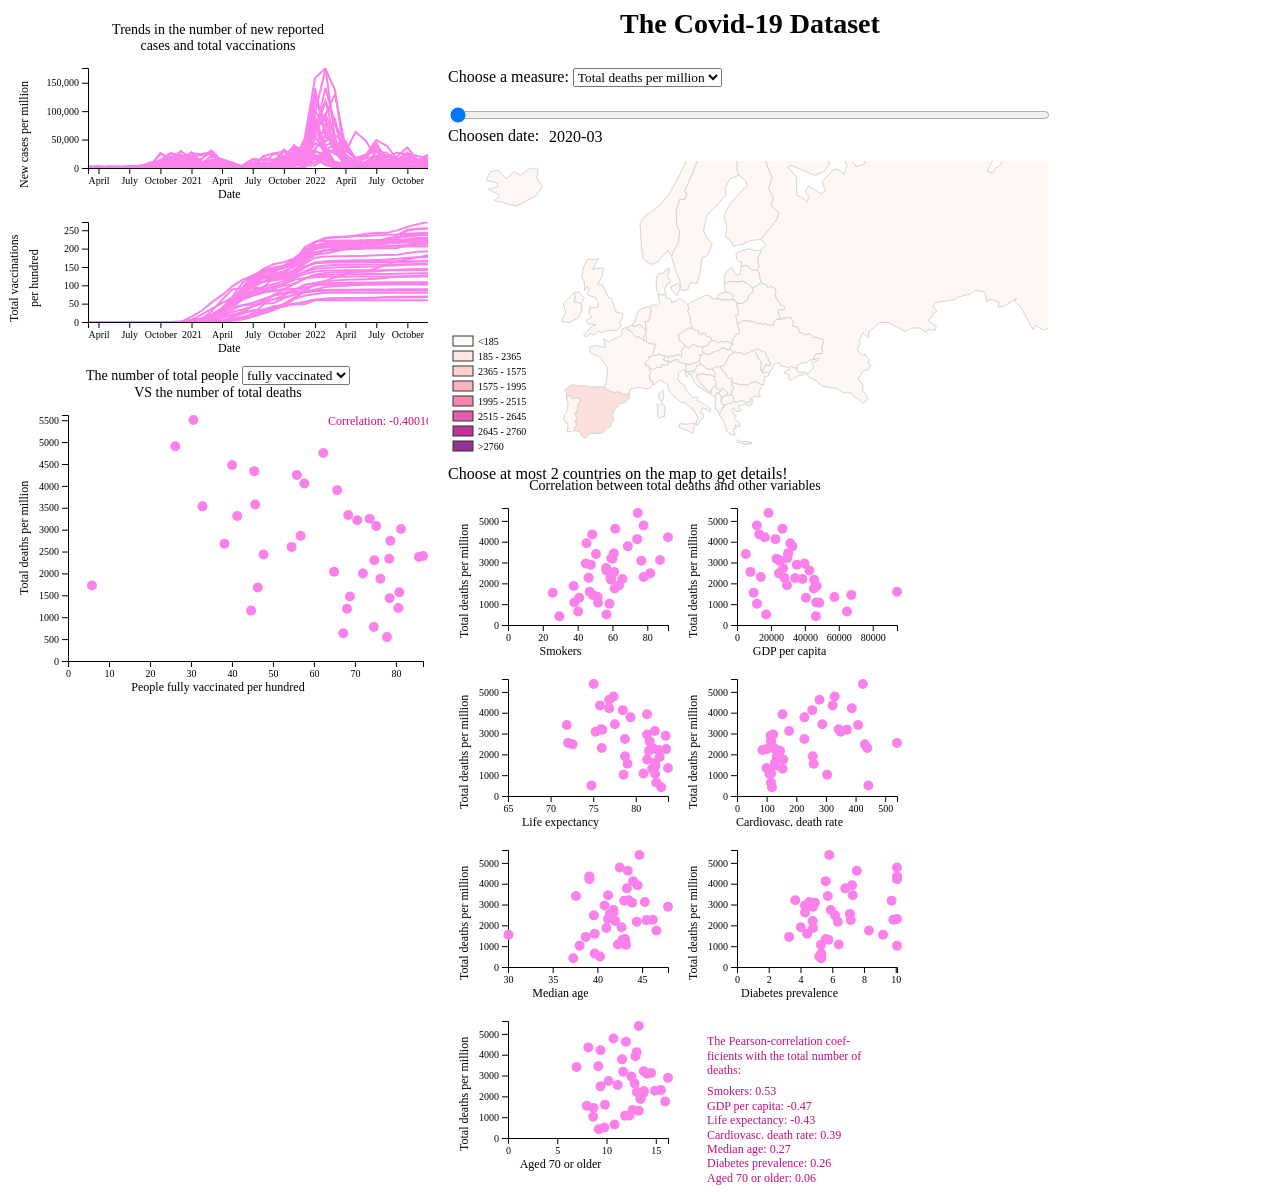
<file: assets/html/index2.html>
<!DOCTYPE html>
<html lang="en">
<head>
  <meta charset="UTF-8">
  <script src="./d3.min.js"></script>
  <title>Dashboard</title>
  <style>
    /* CSS to control layout: creating three bars: left, center, right */
    #leftContainer {
      float: left;
      margin-right: 20px;
    }

    #centerContainer {
      float: left;
    }

    #right-container {
      float: left;
    }
  </style>
</head>

<body>
  <!-- Setting up containers and texts: --->

  <!--I. Line chart area --->
  <div id="leftContainer">
    <p style="text-align: center; font-size: 14px; font-family: Bahnschrift;">
      Trends in the number of new reported<br>
      cases and total vaccinations
    </p>
    <svg id="lch_cont1"></svg> <br>
    <svg id="lch_cont2"></svg>
    <p style="text-align: center; font-size: 14px; font-family: Bahnschrift; margin-top: -10px;">
      The number of total people <select name="vacc_meas" id="vacc_meas" style="font-family: Bahnschrift;">
      <option value="people_fully_vaccinated_per_hundred">fully vaccinated</option>
      <option value="people_vaccinated_per_hundred">vaccinated</option>
    </select><br>
      VS the number of total deaths
    </p>
    <svg id="big_scplot"></svg> <br>
  </div>

    <!-- II. Center area -->
  <div id="centerContainer" style="font-family: Bahnschrift;">
    <!-- main title-->
    <p style="text-align: center; font-size: 28px; font-family: Bahnschrift; font-weight: bold; margin-top: 0px;">The Covid-19 Dataset</p>
    <!-- II.1 Interaction slider + dropdown menu -->
    <label for="meas" style="margin-top: -40px;">Choose a measure:</label>
    <select name="meas" id="meas" style="font-family: Bahnschrift;">
      <option value="total_deaths_per_million">Total deaths per million</option>
      <option value="total_cases_per_million">Total cases per million</option>
    </select>
    <br><br>

    <input type="range" min="0" max="30" value="5" id="timeSlider" style="width: 600px" step="1">
    <div id="slideTextContainer" style="display: flex; align-items: center">
      <p style="font-family: Bahnschrift; margin-top: 0px;">Choosen date:</p>
      <div id="selection" style="margin-left: 10px; margin-top: -15px; font-family: Bahnschrift;"></div>
    </div>

    <!-- II.2. Map -->
    <svg id="mapcontainer" width="700" height="500"></svg>

    <!--II.3. Text info -->
    <div id="addInfo" style="display: flex; align-items: center">
      <div id="choose_country1" style="font-family: Bahnschrift;"></div>
      <div id="choose_country2" style="margin-left: 200px; font-family: Bahnschrift;"></div>
    </div>

    <div id="error_map" style="margin-top: 0px; font-family: Bahnschrift; color: red;"></div>
  </div>

    <!--III. SMALL MULTIPLES -->
    <div id="right-container">
      <p style="text-align: center; font-size: 14px; font-family: Bahnschrift; margin-top: -5px;">
        Correlation between total deaths and other variables
      </p>
      <svg id="sc1_svg"></svg>
      <svg id="sc2_svg"></svg><br>
      <svg id="sc3_svg"></svg>
      <svg id="sc4_svg"></svg><br>
      <svg id="sc5_svg"></svg>
      <svg id="sc6_svg"></svg><br>
      <svg id="sc7_svg"></svg>
      <svg id="ctext"></svg>
    </div>

  <script>
    //I. Map
    //define properties of the map
    let map_svg = d3.select("#mapcontainer"); //select and create a variable for the SVG of the map
    const height_of_map=300
    const width_of_map=600
    map_svg.attr("width", width_of_map)
      .attr("height",height_of_map) //move it to the center

    let selMeas="total_deaths_per_million" //default: show total deaths at 2020-03
    let selDate='2020-03'
    let selVacc="people_fully_vaccinated_per_hundred"

    //define some other elements
    let slider = document.getElementById("timeSlider");
    let selection = document.getElementById("selection"); 
    let choosen_country1=document.getElementById("choose_country1");
    let choosen_country2=document.getElementById("choose_country2");
    let errorspot=document.getElementById("error_map")

    //define original text below map:
    const text_original="Choose at most 2 countries on the map to get details!"
    choosen_country1.textContent=text_original

    //define default value of slider and text:
    slider.value = 0;
    selection.textContent = '2020-03'

    //Load data and map vis:
    Promise.all([
        d3.csv('./eur_map_all.csv'),
        d3.json('./europe_geo.json'),
        d3.csv('./eur_scatterplot_data.csv')
      ])
      .then(([rawdata, geodata, scatterdata]) => {

        const allCountryNames = geodata.features.map(feature => feature.properties.name); //saving all names 
        const projection = d3.geoMercator().scale(300).center([60, 40]);  //creating projection, zooming in and recentering for optimal view
        const path = d3.geoPath(projection); //creating the path

        //Creating a color scale for deaths:
        maxdataD=d3.max(rawdata, function(d) { return d['total_deaths_per_million']; })

        var colorScaleD= d3.scaleThreshold() //scale that maps continous variables to discrete groups
          .domain([185,2365,1575,1995,2515,2645,2760])
          .range(["#fff7f3", "#fde0dd", "#fcc5c0", "#fa9fb5", "#f768a1", "#dd3497", "#ae017e", "#7a0177"]);

        //Creating a color scale for cases:
        maxdataM=d3.max(rawdata, function(d) { return d['total_cases_per_million']; })

        var colorScaleM= d3.scaleThreshold() //scale that maps continous variables to discrete groups
          .domain([3345,61890,77430,115670,280975,321820,348950])
          .range(["#fff7fb","#ece2f0","#d0d1e6","#a6bddb","#67a9cf","#3690c0","#02818a","#016c59"]);

        //first define original map:

        //filter data to one month:
        let data = rawdata.filter(d => d["date"] === selDate)

        let map = map_svg.selectAll("path") //create map + bind data
          .data(geodata.features)
          .enter()
          .append("path")
          .attr("d", path)//Add the projection
          .attr("id", d => d.properties.name) 
          .style("stroke", "lightgray")
          .style("stroke-width", 1)

        map_svg.selectAll("path") //define the filling color by colorScale, default: total deaths
          .data(data)
          .attr("fill", d => {return colorScaleD(d['total_deaths_per_million']);}); 
        
        //Slider: returns date in correct format and performs update on map
        slider.oninput = function () {
          const slider = document.getElementById("timeSlider");
          const sliderValue = parseInt(slider.value);

          const startDate = new Date('2020-03');
          const endDate = new Date('2022-12');
          const dateRange = d3.timeMonth.range(startDate, endDate, 1);
          const xScale = d3.scaleTime()
            .domain(d3.extent(dateRange)) //with same range as data
            .range([0, 30]); //create a scale with same width

          const selectedDate = new Date(startDate);
          selectedDate.setMonth(selectedDate.getMonth() + sliderValue);

          selDate = d3.timeFormat("%Y-%m")(selectedDate);
          updateMap()

          selection.textContent = selDate;
        }

        d3.select('#meas') // select the select element
          .on('change', function() { //if there is a change, then...
            selMeas = this.value; // store selected value
            updateMap() //update the map
            createScale(selMeas,scaleGroup); //update the colorscale in the bottom
          });

        //Updates map for selected date and measure:
        function updateMap() {
          //filter for given date
          data = rawdata.filter(d => d["date"] === selDate);
          map_svg.selectAll("path") //bind data
          .data(geodata.features)
          .style("stroke", d => { //the border of the first country: green, seconf country: purple
            if (clickedStates[0] === d.properties.name) {
              return "#01FF01";
            } else if (clickedStates[1]===d.properties.name) {
              return "#B200FF";
            } else {
              return "lightgray";
            }
          }) //make the border bolder
          .style("stroke-width", d => {
            if (clickedStates.includes(d.properties.name)) {return "3";} 
            else {return "1"}
          })
          map_svg.selectAll("path") //the fill should be still the one from the scale
          .data(data)
          .attr("fill", d => {
              if (selMeas === "total_cases_per_million") {return colorScaleM(d[selMeas]);} 
              else {return colorScaleD(d[selMeas]);}
          });
        }

        //update the details below the table:
        function updateText(reset) {
          if (reset==="True") {
            //if we want to reset:
            choosen_country1.textContent=text_original
            choosen_country2.textContent=""
          } // if not:
          else {
            var state1=clickedStates[0]
            var enddata1=rawdata.filter(d => d.location === state1&& d.date === "2022-12");
            var scdata1=scatterdata.filter(d => d.location === state1);
            choosen_country1.innerHTML = "<span style='color: #009200; font-size: 12px'>Country: " + state1 +
              "<br>Total deaths: " + enddata1[0].total_deaths +
              "<br>Total deaths per million: " + enddata1[0].total_deaths_per_million +
              "<br>Total cases: " + enddata1[0].total_cases +
              "<br>Total cases per million: " + enddata1[0].total_cases_per_million +
              "<br>Smokers: " + scdata1[0].smokers +
              "<br>Median Age: " + scdata1[0].median_age +
              "<br>Aged 70 or Older: " + scdata1[0].aged_70_older +
              "<br>GDP per Capita: " + scdata1[0].gdp_per_capita + 
              "<br>Cardiovascular Death Rate: " + scdata1[0].cardiovasc_death_rate + 
              "<br>Diabetes Prevalence: " + scdata1[0].diabetes_prevalence + 
              "<br>Life Expectancy: " + scdata1[0].life_expectancy + "</span>";

            //if we have two selected countries also add the second line:
            if (clickedStates.length>1) {
              var state2=clickedStates[1]
              var enddata2=rawdata.filter(d => d.location === state2&& d.date === "2022-12");
              var scdata2 = scatterdata.filter(d => d.location === state2);
              choosen_country2.innerHTML = "<span style='color: #57007F; font-size: 12px'>Country: " + state2 +
                "<br>Total deaths: " + enddata2[0].total_deaths +
                "<br>Total deaths per million: " + enddata2[0].total_deaths_per_million +
                "<br>Total cases: " + enddata2[0].total_cases +
                "<br>Total cases per million: " + enddata2[0].total_cases_per_million +
                "<br>Smokers: " + scdata2[0].smokers +
                "<br>Median Age: " + scdata2[0].median_age +
                "<br>Aged 70 or Older: " + scdata2[0].aged_70_older +
                "<br>GDP per Capita: " + scdata2[0].gdp_per_capita +
                "<br>Cardiovascular Death Rate: " + scdata2[0].cardiovasc_death_rate +
                "<br>Diabetes Prevalence: " + scdata2[0].diabetes_prevalence +
                "<br>Life Expectancy: " + scdata2[0].life_expectancy;
            }
          }
        }
        //define click interaction
        let clickedStates = [];
        map_svg.selectAll("path")
        .on("click", function(d) {
            let state = d.target.id;
            if (!clickedStates.includes(state)) {
               if (clickedStates.length < 2) {
                 clickedStates.push(state);} 
              else {errorspot.textContent="Maximum number of chosen countries reached! Reset by clicking on white."
              return;}
            } 
            //update everything if countries are selected:
            updateMap();
            updateText(reset="False");
            updateLines()
            updateLines2()
            updateScatter(data=scatterdata, big_scp, selVacc)
            updateScatter(scatterdata, cont1, correlationCoefficients[0]['variable']);
            updateScatter(scatterdata, cont2, correlationCoefficients[1]['variable']);
            updateScatter(scatterdata, cont3, correlationCoefficients[2]['variable']);
            updateScatter(scatterdata, cont4, correlationCoefficients[3]['variable']);
            updateScatter(scatterdata, cont5, correlationCoefficients[4]['variable']);
            updateScatter(scatterdata, cont6, correlationCoefficients[5]['variable']);
            updateScatter(scatterdata, cont7, correlationCoefficients[6]['variable']);
        });

        //creating interaction if we want to delete:
        map_svg.on("click", function(event) {
          if (event.target.nodeName !== "path") {
            //reset everything
            clickedStates = [];
            updateMap();
            updateText(reset="True")
            errorspot.textContent=""
            updateScatter(data=scatterdata, big_scp, selVacc)
            updateScatter(scatterdata, cont1, correlationCoefficients[0]['variable']);
            updateScatter(scatterdata, cont2, correlationCoefficients[1]['variable']);
            updateScatter(scatterdata, cont3, correlationCoefficients[2]['variable']);
            updateScatter(scatterdata, cont4, correlationCoefficients[3]['variable']);
            updateScatter(scatterdata, cont5, correlationCoefficients[4]['variable']);
            updateScatter(scatterdata, cont6, correlationCoefficients[5]['variable']);
            updateScatter(scatterdata, cont7, correlationCoefficients[6]['variable']);
            updateLines()
            updateLines2()
          }
        });

        // Creating the scale:

        // Define the scaleGroup variable
        const scaleGroup = map_svg.append("g").attr("class", "scale-group");
        
        //Adding color labels:
        function createScale(selMeas,scaleGroup) {
          //Remove existing rectangles and text:

          scaleGroup.selectAll("rect").remove();
          scaleGroup.selectAll("text").remove();
          // Determine the color scale based on the selected measurement
          const colorScale = (selMeas === "total_cases_per_million") ? colorScaleM : colorScaleD;

          // Define the positions and dimensions for the rectangles
          const rectWidth = 20;
          const rectHeight = 10;
          const rectMargin = 5;
          const rectX = rectMargin;
          const rectY = height_of_map - (colorScale.range().length * (rectHeight + rectMargin)) - rectMargin;

          // Append rectangles
          const rects = scaleGroup.selectAll("rect")
            .data(colorScale.range())
            .enter()
            .append("rect")
            .attr("x", rectX)
            .attr("y", (d, i) => rectY + i * (rectHeight + rectMargin))
            .attr("width", rectWidth)
            .attr("height", rectHeight)
            .attr("fill", d => d)
            .attr("stroke", "black");

          // Append text
          const text = scaleGroup.selectAll("text")
            .data(colorScale.range())
            .enter()
            .append("text")
            .attr("x", rectX + rectWidth + rectMargin)
            .attr("y", (d, i) => rectY + i * (rectHeight + rectMargin) + rectHeight / 2)
            .attr("dy", "0.35em")
            .text(d => {
              const extent = colorScale.invertExtent(d);
              const roundedExtent = extent.map(value => Math.round(value)); // Round to the nearest whole number
              if (isNaN(roundedExtent[0])) {
                  return `<${roundedExtent[1]}`;
                } else if (isNaN(roundedExtent[1])) {
                  return `>${roundedExtent[0]}`;
                } else {
                  return roundedExtent.join(" - ");
                }
            });

          // Style the rectangles and text elements
          rects.style("opacity", 0.8);
          text.style("font-size", "10px")
            .style("fill", "black");
        }

        // Call the createScle function and pass the selMeas and scaleGroup variables
        createScale(selMeas, scaleGroup);


        ///II. Linecharts

        //II.1. create suitable dataformat
        let lch_svg1 = d3.select("#lch_cont1");
        let lch_svg2 = d3.select("#lch_cont2");
        const height_of_lch=150
        const width_of_lch=420
        const margin4text=80
        lch_svg1.attr("width", width_of_lch)
          .attr("height",height_of_lch)
        lch_svg2.attr("width", width_of_lch)
          .attr("height",height_of_lch)

        let linechData = rawdata.map(element => ({
          name: element.location,
          date: new Date(element.date), //saving dates formatted as dates
          value1: +element.new_cases_per_million,
          value2: +element.total_vaccinations_per_hundred
        }));
        dataByCountry = d3.group(linechData, d => d.name);

        //II.2. CREATE 1. LINECHART
        //creating x axis
        let dates = linechData.map(d => d.date);
        let minDate = d3.min(dates); // Get the minimum date value
        let maxDate = d3.max(dates); // Get the maximum date value
        let cases=linechData.map(d=>d.value1); //get the GDP values
        let maxCase=d3.max(cases);

        // Create a scale for the date range
        let dateScale = d3.scaleTime()
          .domain([minDate, maxDate]) // Set the input domain of the scale to the date range
          .range([0, width_of_lch-margin4text]); // Set the output range of the scale

        //Create y scale for new cases
        let scaleCase = d3.scaleLinear() //create a scale for the axis
          .domain([0, maxCase])
          .range([0,height_of_lch-50])
        let invscaleCase = d3.scaleLinear() //create an inverted scale for the axis
          .domain([0, maxCase])
          .range([height_of_lch-50,0])

        let line1 = d3.line() //creating a line function
          .x(function(d) {
            return dateScale(d.date);
          })
          .y(function(d) {
            return height_of_lch-scaleCase(d.value1);
          });

        lch_svg1.selectAll("lines") //using same method that we used before in tutorial
        .data(dataByCountry)
        .enter()
        .append("path")
        .attr("d", d => line1(d[1])) //setting the position of lines
        .attr("fill", "none")
        .attr("stroke", "#FB81EA") //pink color
        .attr("stroke-width", 2) //setting the stroke-width to be easy to see
        .attr("transform","translate(80,-50)")
        .on("mouseover", stateOver)
        .on("mouseout", stateOut)

        let axisCases = d3.axisLeft()
        axisCases.scale(invscaleCase) 
        axisCases.ticks(4); //I used these tick values to make the plot informative but yet as clean as possible
            
        lch_svg1.append("g")
        .call(axisCases)
        .attr("transform","translate(80,0)")
        .selectAll("text")
        .attr("font-family", "Bahnschrift");

        let axisDate=d3.axisBottom()
        axisDate.scale(dateScale); 

        lch_svg1.append("g") //adding the axis to the svg
          .attr("class", "axis-date")
          .call(axisDate)
          .attr("transform", "translate(80,100)")   
          .selectAll("text")
          .attr("font-family", "Bahnschrift");

        lch_svg1.append("text") //adding some texts
        .attr("x", 210)
        .attr("y", 130)
        .attr("font-size", "12px")
        .text("Date")
        .attr("font-family", "Bahnschrift"); 

        lch_svg1.append("text")
        .attr("x", 20)
        .attr("y", 120)
        .attr("font-size", "12px")
        .text("New cases per million")
        .attr("font-family", "Bahnschrift")
        .attr("transform", "rotate(-90, 20, 120)");

        //defining the hoover function:
        function stateOver(event, d) {
          //get information about line where the mouse hoovers
          const countryName = d[0];
          const countryInfo = d[1];

          //get the coordinates where the mouse hovers over the line
          x_pix=d3.pointer(event)[0]+10
          y_pix=d3.pointer(event)[1]-70

          if (y_pix<30) {y_pix=30}
          if (countryName.length  >=10 & x_pix>325) {x_pix=290}

          //remove any existing labels
          lch_svg1.select("#hoover_tag").remove();

          const index = clickedStates.indexOf(countryName);
          d3.select(this) // highlight line
            .attr("stroke", () => {
                    if (index === 0) {
                      return "#009200"; // green
                    } else if (index === 1) {
                      return "#57007F"; // purple
                    } else {
                      return "#C20E79"; // pink
                    }
                  })
                    .raise();

          // Display the label at the specified coordinates:
          lch_svg1.append("text")
          .attr("x", x_pix)
          .attr("y", y_pix)
          .text(countryName)
          .attr("font-size", "16px")
          .attr("fill", () => {
            if (index === 0) {
              return "#009200"; //color should be the same
            } else if (index === 1) {
              return "#57007F";
            } else {
              return "#C20E79";
            }
          })
          .attr("font-family", "Bahnschrift")
          .attr("id", "hoover_tag");
        }

        //if the mouse is not on the lines anymore...
        function stateOut(event, d) { 
            const countryName = d[0];
            const index = clickedStates.indexOf(countryName);
            lch_svg1.select("#hoover_tag").remove(); //remove label
            d3.select(this) // de-highlight line to appropriate color
            .attr("stroke", (d) => {
                if (index === 0 && clickedStates.length > 0) {
                  return "#01FF01";
                } else if (index === 1 && clickedStates.length > 1) {
                  return "#B200FF";
                } else {
                  return "#FB81EA";
                }
              })
        }

        function updateLines() {
            let filteredDataByCountry; //deckare the variable for later

          //filter the data
          if (clickedStates.length === 0) {
            filteredDataByCountry = dataByCountry;
          } else {
            filteredDataByCountry = new Map(
              Array.from(dataByCountry)
              .filter(([key]) => clickedStates.includes(key))
            );
          }
            lch_svg1.selectAll("path").remove(); //remove all lines and ticks
            lch_svg1.selectAll(".tick").remove();

            lch_svg1.selectAll("lines") //add the filtered lies and ticks with appropriate color
              .data(filteredDataByCountry)
              .enter()
              .append("path")
              .attr("d", d => line1(d[1]))
              .attr("fill", "none")
              .attr("stroke", (d, i) => {
                if (i === 0 && clickedStates.length > 0) {
                  return "#01FF01";
                } else if (i === 1 && clickedStates.length > 1) {
                  return "#B200FF";
                } else {
                  return "#FB81EA";
                }
              })
              .attr("stroke-width", 2)
              .attr("transform", "translate(80,-50)")
              .on("mouseover", stateOver)
              .on("mouseout", stateOut);

            lch_svg1.append("g")
            .call(axisCases)
            .attr("transform","translate(80,0)")
            .selectAll("text")
            .attr("font-family", "Bahnschrift");

            lch_svg1.append("g") //adding the axis to the svg
            .call(axisDate)
            .attr("transform", "translate(80,100)")   
            .selectAll("text")
            .attr("font-family", "Bahnschrift");
        }

        //II.3. CREATE 2. LINECHART
        //everything is the same except used data and functions have a +"2" in their names for separated control of the svgs

        //creating new y-axis
        let vacc=linechData.map(d=>d.value2); //get the vaccination information
        let maxVacc=d3.max(vacc);

        //Create y scale for total vaccinations per hundred
        let scaleVacc = d3.scaleLinear() //create a scale for the axis
          .domain([0, maxVacc])
          .range([0,height_of_lch-50])
        let invscaleVacc = d3.scaleLinear() //create an inverted scale for the axis
          .domain([0, maxVacc])
          .range([height_of_lch-50,0])

        let line2 = d3.line() //creating a line function
          .x(function(d) {
            return dateScale(d.date);
          })
          .y(function(d) {
            return height_of_lch-scaleVacc(d.value2);
          });

        //create linechart
        lch_svg2.selectAll("lines") 
        .data(dataByCountry)
        .enter()
        .append("path")
        .attr("d", d => line2(d[1])) 
        .attr("fill", "none")
        .attr("stroke", "#FB81EA") 
        .attr("stroke-width", 2) 
        .attr("transform","translate(80,-50)")
        .on("mouseover", stateOver2)
        .on("mouseout", stateOut2)

        let axisVacc = d3.axisLeft()
        axisVacc.scale(invscaleVacc) 
        axisVacc.ticks(4); 
            
        lch_svg2.append("g")
        .call(axisVacc)
        .attr("transform","translate(80,0)")
        .selectAll("text")
        .attr("font-family", "Bahnschrift");

        lch_svg2.append("g") 
          .call(axisDate)
          .attr("transform", "translate(80,100)")   
          .selectAll("text")
          .attr("font-family", "Bahnschrift");

        lch_svg2.append("text")
        .attr("x", 210)
        .attr("y", 130)
        .attr("font-size", "12px")
        .text("Date")
        .attr("font-family", "Bahnschrift"); 

        lch_svg2.append("text")
        .attr("x", 10)
        .attr("y", 100)
        .attr("font-size", "12px")
        .text("Total vaccinations")
        .attr("font-family", "Bahnschrift")
        .attr("transform", "rotate(-90, 10, 100)");

        lch_svg2.append("text")
        .attr("x", 30)
        .attr("y", 85)
        .attr("font-size", "12px")
        .text("per hundred")
        .attr("font-family", "Bahnschrift")
        .attr("transform", "rotate(-90, 30, 85)");

        function stateOver2(event, d) {
          const countryName = d[0];
          const countryInfo = d[1];

          // Get the coordinates
          x_pix = d3.pointer(event)[0] + 10;
          y_pix = d3.pointer(event)[1] - 70;

          if (y_pix < 30) {
            y_pix = 30;
          }
          if (countryName.length >= 10 && x_pix > 325) {
            x_pix = 290;
          }

          // Remove any existing labels
          lch_svg2.select("#hoover_tag2").remove();

          const index = clickedStates.indexOf(countryName);

          d3.select(this) // highlight line
            .attr("stroke", () => {
                    if (index === 0) {
                      return "#009200"; 
                    } else if (index === 1) {
                      return "#57007F"; 
                    } else {
                      return "#C20E79"; 
                    }
                  })
                    .raise();

          // Display the label at the specified coordinates
          lch_svg2.append("text")
            .attr("x", x_pix)
            .attr("y", y_pix)
            .text(countryName)
            .attr("font-size", "16px")
            .attr("fill", () => {
              if (index === 0) {
                return "#009200"; 
              } else if (index === 1) {
                return "#57007F"; 
              } else {
                return "#C20E79"; 
              }
            })
            .attr("font-family", "Bahnschrift")
            .attr("id", "hoover_tag2")
            .raise(); // Raise the label in front of other elements
        }

        function stateOut2(event, d) { 
            const countryName = d[0];
            const index = clickedStates.indexOf(countryName);
            lch_svg2.select("#hoover_tag2").remove();
            d3.select(this) // de-highlight line
            .attr("stroke", (d) => {
                if (index === 0 && clickedStates.length > 0) {
                  return "#01FF01";
                } else if (index === 1 && clickedStates.length > 1) {
                  return "#B200FF";
                } else {
                  return "#FB81EA";
                }
              })
        }

        function updateLines2() {
            let filteredDataByCountry; 

          if (clickedStates.length === 0) {
            filteredDataByCountry = dataByCountry;
          } else {
            filteredDataByCountry = new Map(
              Array.from(dataByCountry)
              .filter(([key]) => clickedStates.includes(key))
            );
          }
            lch_svg2.selectAll("path").remove();
            lch_svg2.selectAll(".tick").remove();

            lch_svg2.selectAll("lines") 
            .data(filteredDataByCountry)
            .enter()
            .append("path")
            .attr("d", d => line2(d[1])) 
            .attr("fill", "none")
            .attr("stroke", (d, i) => {
                if (i === 0 && clickedStates.length > 0) {
                  return "#01FF01";
                } else if (i === 1 && clickedStates.length > 1) {
                  return "#B200FF";
                } else {
                  return "#FB81EA";
                }
              })
            .attr("stroke-width", 2) 
            .attr("transform","translate(80,-50)")
            .on("mouseover", stateOver2)
            .on("mouseout", stateOut2)

            lch_svg2.append("g")
            .call(axisVacc)
            .attr("transform","translate(80,0)")
            .selectAll("text")
            .attr("font-family", "Bahnschrift");

            lch_svg2.append("g") 
            .call(axisDate)
            .attr("transform", "translate(80,100)")   
            .selectAll("text")
            .attr("font-family", "Bahnschrift");
        }

        ///III. CREATING SCATTERPLOTS

        //selecting svg-s:
        let big_scp = d3.select("#big_scplot")
        let cont1 = d3.select("#sc1_svg"); // Select the container element for the first small multiple
        let cont2 = d3.select("#sc2_svg"); //...for the second...
        let cont3 = d3.select("#sc3_svg");
        let cont4 = d3.select("#sc4_svg");
        let cont5 = d3.select("#sc5_svg");
        let cont6 = d3.select("#sc6_svg");
        let cont7 = d3.select("#sc7_svg");
        let corrtext = d3.select("#ctext");

        const height_of_sc=296 //define width and hight so that they exactly fit
        const width_of_sc=width_of_lch
        const width_of_s_sc=225
        const height_of_s_sc=167

        const top_margin=5 //define some margins
        const bottom_margin=45
        const left_margin=60
        const right_margin=5
        
        big_scp.attr("width", width_of_sc) //set the widths and height
          .attr("height",height_of_sc)
        cont1.attr("width", width_of_s_sc)
          .attr("height",height_of_s_sc)
        cont2.attr("width", width_of_s_sc)
          .attr("height",height_of_s_sc)
        cont3.attr("width", width_of_s_sc)
          .attr("height",height_of_s_sc)
        cont4.attr("width", width_of_s_sc)
          .attr("height",height_of_s_sc)
        cont5.attr("width", width_of_s_sc)
          .attr("height",height_of_s_sc)
        cont6.attr("width", width_of_s_sc)
          .attr("height",height_of_s_sc)
        cont7.attr("width", width_of_s_sc)
          .attr("height",height_of_s_sc)
        corrtext.attr("width", width_of_s_sc-10) //here we needed it a bit smaller to fit
          .attr("height",height_of_s_sc-10)  

        //define all variables that are on the x axis of some scatterplot:
        const variables = ["median_age", "aged_70_older", "gdp_per_capita", "cardiovasc_death_rate", "diabetes_prevalence", "life_expectancy", "smokers", "people_vaccinated_per_hundred", "people_fully_vaccinated_per_hundred"];
        //define the names that should be displayed:
        const names_of_variables = ["Median age", "Aged 70 or older", "GDP per capita", "Cardiovasc. death rate", "Diabetes prevalence", "Life expectancy", "Smokers", "People vaccinated per hundred", "People fully vaccinated per hundred" ];

        //calulate correlations:
        let correlationCoefficients
        correlationCoefficients = calculatePearsonCorrelation(scatterdata, variables)
        corr2=calculatePearsonCorrelation2(scatterdata, variables)

        d3.csv('./eur_scatterplot_data.csv').then(function (data) {
          // Convert the data to numeric values
            data.forEach(function (d) {
              d.median_age = +d.median_age;
              d.aged_70_older = +d.aged_70_older;
              d.gdp_per_capita = +d.gdp_per_capita;
              d.cardiovasc_death_rate = +d.cardiovasc_death_rate;
              d.diabetes_prevalence = +d.diabetes_prevalence;
              d.life_expectancy = +d.life_expectancy;
              d.smokers = +d.smokers;
              d.total_deaths_per_million = +d.total_deaths_per_million;
              d.people_fully_vaccinated_per_hundred = +d.people_fully_vaccinated_per_hundred;
              d.people_vaccinated_per_hundred = +d.people_vaccinated_per_hundred;
            });

            const scatterdata = data;
            //Calculating correlation coefs. for variables and sorting them based on their abs. value:
            correlationCoefficients = calculatePearsonCorrelation(scatterdata, variables);
            //create scatterplots:
            createScatterplot(scatterdata, big_scp, "people_fully_vaccinated_per_hundred");
            createScatterplot(scatterdata, cont1, correlationCoefficients[0]['variable']);
            createScatterplot(scatterdata, cont2, correlationCoefficients[1]['variable']);
            createScatterplot(scatterdata, cont3, correlationCoefficients[2]['variable']);
            createScatterplot(scatterdata, cont4, correlationCoefficients[3]['variable']);
            createScatterplot(scatterdata, cont5, correlationCoefficients[4]['variable']);
            createScatterplot(scatterdata, cont6, correlationCoefficients[5]['variable']);
            createScatterplot(scatterdata, cont7, correlationCoefficients[6]['variable']);
          });
        
        function createScatterplot(scatterdata, container, xVariable, color="False") {
          let width, height;
          ind=variables.indexOf(xVariable) //get the index of xVar

          //define some properties for small and big scatterplots:
          if (container === big_scp) {
            width = width_of_sc;
            height = height_of_sc;
            num_x_ticks=8
            num_y_ticks=8
            y_place=180

            //if it is the big container, add correlation to the corner
            if (selVacc==="people_vaccinated_per_hundred") {
                  text_for_corr="Correlation: " +corr2[0]['correlation']
                }
            else {
                  text_for_corr="Correlation: " +corr2[1]['correlation']
                }
            big_scp.select("#text_corr").remove();
            big_scp.append("text")
                .attr("x", width-100)
                .attr("y", 10)
                .attr("font-size", "12px")
                .text(text_for_corr)
                .attr("fill","#C20E79")
                .attr("font-family", "Bahnschrift")
                .attr("id","text_corr");
          } else {
            width = width_of_s_sc;
            height = height_of_s_sc;
            num_x_ticks=5
            num_y_ticks=5
            y_place=130
          }

          //if the variable is age-related, the minimum of the x-axis should be not zero
          let minval
          if (xVariable === "life_expectancy") {
            minval=65
          }
          else {
            if (xVariable === "median_age") {
              minval=30
            }
            else {minval =0} 
          }

          xScale = d3.scaleLinear()
            .domain([minval, d3.max(scatterdata, function(d) { return d[xVariable]; })])
            .range([0, width - (left_margin + right_margin)]);

          yScale = d3.scaleLinear()
            .domain([0, d3.max(scatterdata, function(d) { return d.total_deaths_per_million; })])
            .range([height - (bottom_margin + top_margin), 0]);

          // Add x-axis to the scatterplot
          container.append("g")
            .attr("transform", "translate(" + left_margin + "," + (height - (bottom_margin + top_margin)) + ")")
            .call(d3.axisBottom(xScale).ticks(num_x_ticks).tickFormat(d3.format(".0f")))
            .attr("font-family", "Bahnschrift")
            .attr("font-size", 10);

          // Add y-axis to the scatterplot
          container.append("g")
            .attr("transform", "translate(" + left_margin + ", 0)")
            .call(d3.axisLeft(yScale).ticks(num_y_ticks).tickFormat(d3.format(".0f")))
            .attr("font-family", "Bahnschrift")
            .attr("font-size", 10);

          // Add circles representing the data points
          container.selectAll("circle")
            .data(scatterdata)
            .enter().append("circle")
            .attr("cx", function(d) { return xScale(d[xVariable]); })
            .attr("cy", function(d) { return yScale(d.total_deaths_per_million); })
            .attr("r", 5) 
            .attr("fill", "#FB81EA")
            .attr("transform", "translate(" + left_margin + "," + top_margin + ")")
            .on("mouseover", function(event, d) { stateOver_SC(event, d, container); })
            .on("mouseout", function(event, d) { stateOut_SC(event, d, container); })

          container.append("text")
            .attr("x", width/2)
            .attr("y", height-(bottom_margin+top_margin)+30)
            .attr("font-size", "12px")
            .text(names_of_variables[ind])
            .attr("font-family", "Bahnschrift")
            .attr("text-anchor", "middle");
            
          container.append("text")
            .attr("x", 20)
            .attr("y", y_place)
            .attr("font-size", "12px")
            .text("Total deaths per million")
            .attr("font-family", "Bahnschrift")
            .attr("transform", "rotate(-90, 20, "+ y_place+")");
        }
        
        //define functions to add hoover tags:
        function stateOver_SC(event, d, container) {
          const countryName = d['location'];

          // Get the x-coordinate (date) where the mouse hovers over the line
          var x_pix = d3.pointer(event)[0];
          var y_pix = d3.pointer(event)[1];

          //if the text would be cut off, move it towards the center
          if (container===big_scp) {
            if (y_pix < 20) {
              y_pix = 20;
            }
            if (x_pix < 30) {
              x_pix = 65;
            }
          }
          else {
            x_pix=80
            y_pix=60
          }

          // Remove any existing labels
          container.select("#hoover_tag3").remove();

          const index = clickedStates.indexOf(countryName);
          // Display the label at the specified coordinates
          container.append("text")
            .attr("x", x_pix)
            .attr("y", y_pix)
            .text(countryName)
            .attr("font-size", "16px")
            .attr("fill", () => {
              if (index === 0) {
                return "#009200"; // Green
              } else if (index === 1) {
                return "#57007F"; // Blue
              } else {
                return "#C20E79"; // Pink
              }
            })
            .attr("font-family", "Bahnschrift")
            .attr("id", "hoover_tag3");
        }

        //just remove label if not anymore on a cirlce with the mouse:
          function stateOut_SC(event, d, container) { 
            container.select("#hoover_tag3").remove();
          }

          //very similar to create scatter, just use highilghts:
          function updateScatter(data, container, xVariable) {
              data.forEach(function (d) {
                d.median_age = +d.median_age;
                d.aged_70_older = +d.aged_70_older;
                d.gdp_per_capita = +d.gdp_per_capita;
                d.cardiovasc_death_rate = +d.cardiovasc_death_rate;
                d.diabetes_prevalence = +d.diabetes_prevalence;
                d.life_expectancy = +d.life_expectancy;
                d.smokers = +d.smokers;
                d.total_deaths_per_million = +d.total_deaths_per_million;
                d.people_fully_vaccinated_per_hundred = +d.people_fully_vaccinated_per_hundred;
                d.people_vaccinated_per_hundred = +d.people_vaccinated_per_hundred;
              });

              if (container === big_scp) {
                width = width_of_sc;
                height = height_of_sc;
                num_x_ticks=8
                num_y_ticks=8
                y_place=180

                if (selVacc==="people_vaccinated_per_hundred") {
                  text_for_corr="Correlation: " +corr2[0]['correlation']
                }
                else {
                      text_for_corr="Correlation: " +corr2[1]['correlation']
                    }
                big_scp.select("#text_corr").remove();
                big_scp.append("text")
                    .attr("x", width-100)
                    .attr("y", 10)
                    .attr("font-size", "12px")
                    .text(text_for_corr)
                    .attr("fill","#C20E79")
                    .attr("font-family", "Bahnschrift")
                    .attr("id","text_corr");
              } else {
                width = width_of_s_sc;
                height = height_of_s_sc;
                num_x_ticks=5
                num_y_ticks=5
                y_place=130
              }
              let minval
              if (xVariable === "life_expectancy") {
                minval=65
              }
              else {
                if (xVariable === "median_age") {
                  minval=30
                }
                else {minval =0}
                
              }

              xScale2 = d3.scaleLinear()
                .domain([minval, d3.max(scatterdata, function(d) { return d[xVariable]; })])
                .range([0, width - (left_margin + right_margin)]);

              yScale2 = d3.scaleLinear()
                .domain([0, d3.max(scatterdata, function(d) { return d.total_deaths_per_million; })])
                .range([height - (bottom_margin + top_margin), 0]);

              container.selectAll("circle").remove();

              container.selectAll("circle")
              .data(data)
              .enter().append("circle")
              .attr("cx", function (d) { return xScale2(d[xVariable]); })
              .attr("cy", function (d) { return yScale2(d.total_deaths_per_million); })
              .attr("r", 5) 
              .attr("fill", function (d) { //THIS IS THE CHANGE
                if (clickedStates.includes(d.location)) {
                  if (clickedStates[0] === d.location) {
                    return "#01FF01"; // Green for first clicked state
                  } else if (clickedStates[1] === d.location) {
                    return "#9400D6"; // Purple for second clicked state
                  }
                }
                return "#FB81EA"; // Default pink color
              })
              .attr("transform","translate("+left_margin+"," + top_margin + ")")
              .on("mouseover", function(event, d) { stateOver_SC(event, d, container); })
              .on("mouseout", function(event, d) { stateOut_SC(event, d, container); })   
            container.selectAll("circle")
              .filter(function (d) {
                return clickedStates.includes(d.location);
              }).raise();
          }

        //interaction:
        d3.select('#vacc_meas') // select the select element
          .on('change', function() { //if there is a change, then...
            selVacc = this.value; // store selected value
            updateScatter(scatterdata, big_scp, selVacc)
          });

        //text for 8. svgs: 
        var textContent = "";
        for (var i = 0; i < 7; i++) {
          var correlationVariable = correlationCoefficients[i]['variable'];
          var correlationValue = correlationCoefficients[i]['correlation'].toFixed(2); // Round to 2 decimal places;
          var ind=variables.indexOf(correlationVariable)
          textContent += names_of_variables[ind] +": " + correlationValue + "\n";
        }
        // Add title element
        var title="The Pearson-correlation coef- \nficients with the total number of \n deaths: "
        corrtext.append("text")
        .attr("x", 140)
        .attr("y", 0)
        .attr("font-size", "12px")
        .attr("fill", "#C20E79") // Set the color to pink
        .attr("font-family", "Bahnschrift")
        .selectAll("tspan")
        .data(title.split("\n")) 
        .enter()
        .append("tspan")
        .attr("x", 30)
        .attr("dy", "1.2em") // Set the line height for each line
        .text(function(d) {
          return d;
        });

        //Add the other lines:
        corrtext.append("text")
        .attr("x", 140)
        .attr("y", 50)
        .attr("font-size", "12px")
        .attr("fill", "#C20E79") // Set the color to pink
        .attr("font-family", "Bahnschrift")
        .selectAll("tspan")
        .data(textContent.split("\n")) // Split the text content by line breaks
        .enter()
        .append("tspan")
        .attr("x", 30)
        .attr("dy", "1.2em") // Set the line height for each line
        .text(function(d) {
          return d;
        });

        //Defining a function to get the correlations:
        function calculatePearsonCorrelation(scatterdata, vars) {
          const numericalVariables=vars.slice(0,7)
          console.log(numericalVariables)

          const correlationCoefficients = Array.from(numericalVariables, variable => {
            const x = scatterdata.map(d => d[variable]);
            const y = scatterdata.map(d => d.total_deaths_per_million);

            const meanX = d3.mean(x);
            const meanY = d3.mean(y);

            const deviationX = d3.deviation(x);
            const deviationY = d3.deviation(y);

            const covariance = d3.mean(x.map((d, i) => (d - meanX) * (y[i] - meanY)));
            const correlation = covariance / (deviationX * deviationY);

            return { variable, correlation };
          });

          correlationCoefficients.sort((a, b) => Math.abs(b.correlation) - Math.abs(a.correlation));

          return correlationCoefficients;
        }
        function calculatePearsonCorrelation2(scatterdata, vars) {
          const numericalVariables = vars.slice(-2);

          const correlationCoefficients = Array.from(numericalVariables, variable => {
            const x = scatterdata.map(d => d[variable]);
            const y = scatterdata.map(d => d.total_deaths_per_million);

            const meanX = d3.mean(x);
            const meanY = d3.mean(y);

            const deviationX = d3.deviation(x);
            const deviationY = d3.deviation(y);

            const covariance = d3.mean(x.map((d, i) => (d - meanX) * (y[i] - meanY)));
            const correlation = covariance / (deviationX * deviationY);

            return { variable, correlation };
          });

          correlationCoefficients.sort((a, b) => Math.abs(b.correlation) - Math.abs(a.correlation));

          return correlationCoefficients;
        }

      });
  </script>
</body>
</file>
